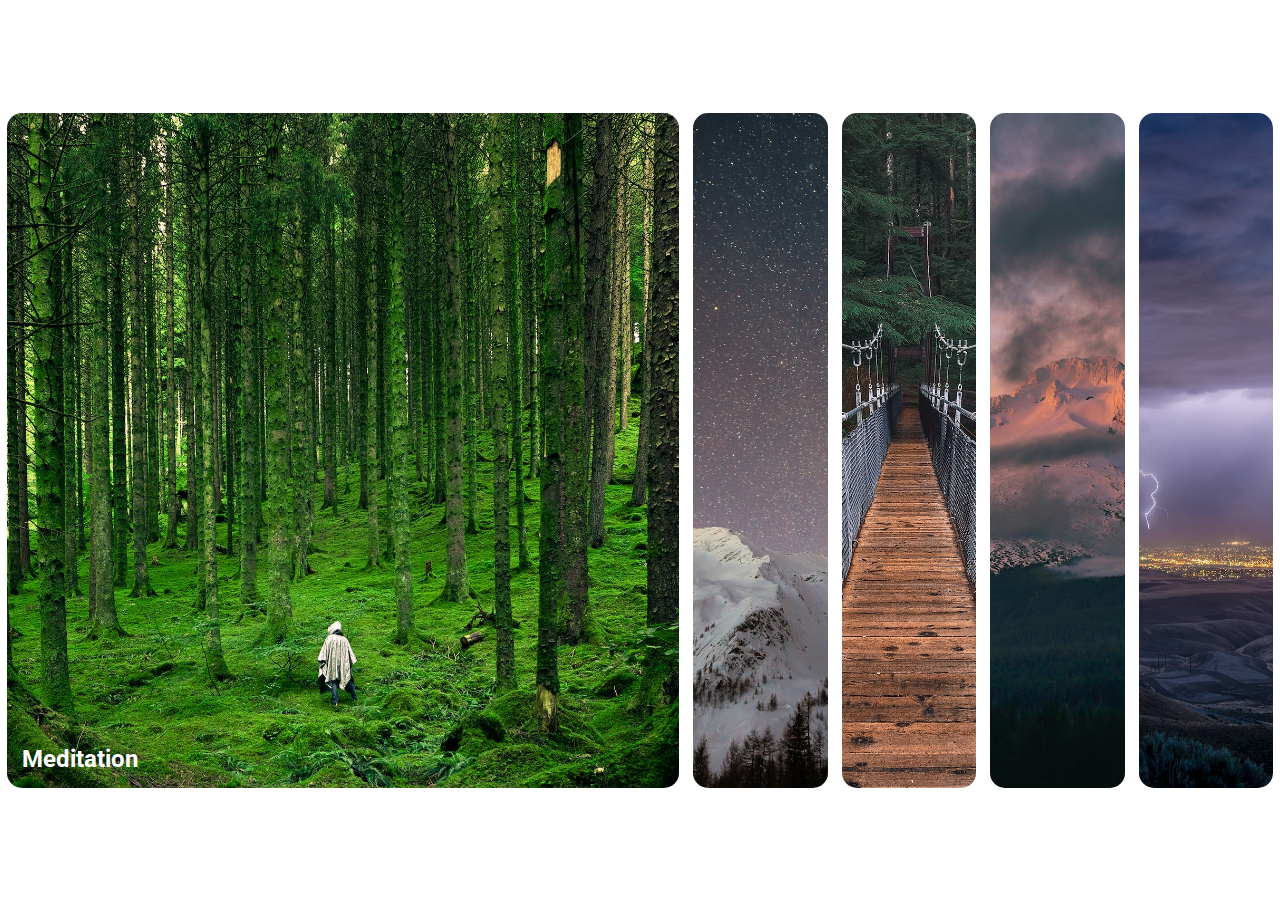
<file: expanding-cards/index.html>
<!DOCTYPE html>
<html lang="en">
  <head>
    <meta charset="UTF-8" />
    <meta http-equiv="X-UA-Compatible" content="IE=edge" />
    <meta name="viewport" content="width=device-width, initial-scale=1.0" />
    <title>Expanding cards</title>
    <link rel="stylesheet" href="style.css" />
  </head>
  <body>
    <div class="container">
      <div class="card active" style="background-image: url(img/img-1.jpg)">
        <h2>Meditation</h2>
      </div>
      <div class="card" style="background-image: url(img/img-2.jpg)">
        <h2>Snow</h2>
      </div>
      <div class="card" style="background-image: url(img/img-3.jpg)">
        <h2>Mountain Path</h2>
      </div>
      <div class="card" style="background-image: url(img/img-4.jpg)">
        <h2>Volcano</h2>
      </div>
      <div class="card" style="background-image: url(img/img-5.jpg)">
        <h2>Lightening</h2>
      </div>
    </div>
    <script src="main.js"></script>
  </body>
</html>
</file>
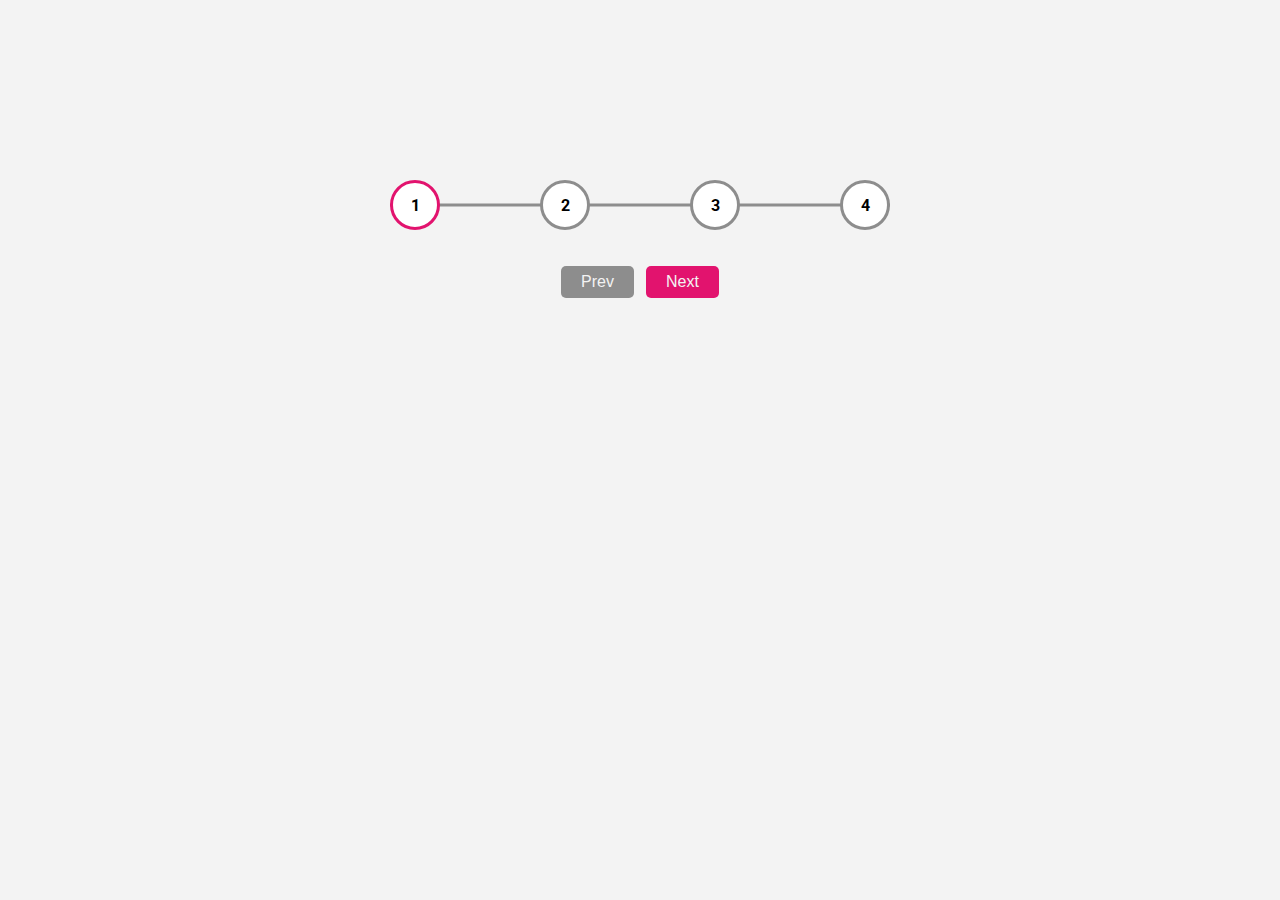
<file: stepper/index.html>
<!DOCTYPE html>
<html lang="en">
  <head>
    <meta charset="UTF-8" />
    <meta http-equiv="X-UA-Compatible" content="IE=edge" />
    <meta name="viewport" content="width=device-width, initial-scale=1.0" />
    <title>Stepper</title>
    <link rel="stylesheet" href="style.css" />
  </head>
  <body>
    <div class="container">
      <div class="stepper-container">
        <div class="stepper-line"></div>
        <div class="step active">1</div>
        <div class="step">2</div>
        <div class="step">3</div>
        <div class="step">4</div>
      </div>
      <div class="btn-container">
        <button class="prev" disabled>Prev</button>
        <button class="next">Next</button>
      </div>
    </div>
    <script src="main.js"></script>
  </body>
</html>
</file>
<file: expanding-cards/style.css>
@import url("https://fonts.googleapis.com/css2?family=Roboto:wght@400;700;900&display=swap");
* {
  padding: 0;
  margin: 0;
  box-sizing: border-box;
}

body {
  font-family: "Roboto", sans-serif;
  display: flex;
  align-items: center;
  justify-content: center;
  height: 100vh;
  overflow: hidden;
}

.container {
  width: 100vw;
  display: flex;
}
.card {
  height: 75vh;
  flex: 1;
  border-radius: 15px;
  background-repeat: no-repeat;
  background-position: center;
  background-size: auto 100%;
  color: #fff;
  margin: 7px;
  position: relative;
  transition: flex 0.5s ease;
}

.card.active {
  flex: 5;
}

.card h2 {
  position: absolute;
  bottom: 15px;
  left: 15px;
  opacity: 0;
  transition: opacity 0.2s ease-in 0.3s;
}

.card.active h2 {
  opacity: 1;
}
</file>
<file: stepper/style.css>
@import url("https://fonts.googleapis.com/css2?family=Roboto:wght@400;700;900&display=swap");
* {
  padding: 0;
  margin: 0;
  box-sizing: border-box;
}
:root {
  --white: #fff;
  --gray: #6c757d;
  --gray-dark: #343a40;
  --gray-100: #f3f3f3;
  --gray-200: #dbdbdb;
  --gray-300: #8d8d8d;
  --gray-400: #333;
  --primary: #e2136e;
}

body {
  font-family: "Roboto", sans-serif;
  display: flex;
  align-items: center;
  justify-content: center;
  height: 100vh;
  overflow: hidden;
  background: var(--gray-100);
}

.container {
  width: 500px;
  max-width: 90%;
  height: 60vh;
}
.stepper-container {
  display: flex;
  justify-content: space-between;
  position: relative;
  margin-bottom: 30px;
}

.stepper-line {
  position: absolute;
  top: 50%;
  background: var(--primary);
  width: 0;
  transform: translateY(-50%);
  height: 3px;
  z-index: -1;
  transition: 0.5s ease;
}

.stepper-container::before {
  content: "";
  position: absolute;
  top: 50%;
  background: var(--gray-300);
  width: 100%;
  transform: translateY(-50%);
  height: 3px;
  z-index: -1;
  transition: 0.5s ease;
}

.step {
  width: 50px;
  height: 50px;
  font-size: 16px;
  font-weight: bold;
  border-radius: 50%;
  display: flex;
  align-items: center;
  justify-content: center;
  border: 3px solid var(--gray-300);
  background: var(--white);
}

.step.active {
  border-color: var(--primary);
  transition: 0.3s ease 0.5s;
}

.container .btn-container {
  display: flex;
  justify-content: center;
}

button {
  font-size: 16px;
  padding: 7px 20px;
  border-radius: 5px;
  cursor: pointer;
  border: 0;
  outline: 0;
  background: var(--primary);
  color: var(--gray-100);
  margin: 6px;
}
button:disabled {
  background: var(--gray-300);
  cursor: not-allowed;
}
button:active {
  transform: scale(0.97);
}
</file>
